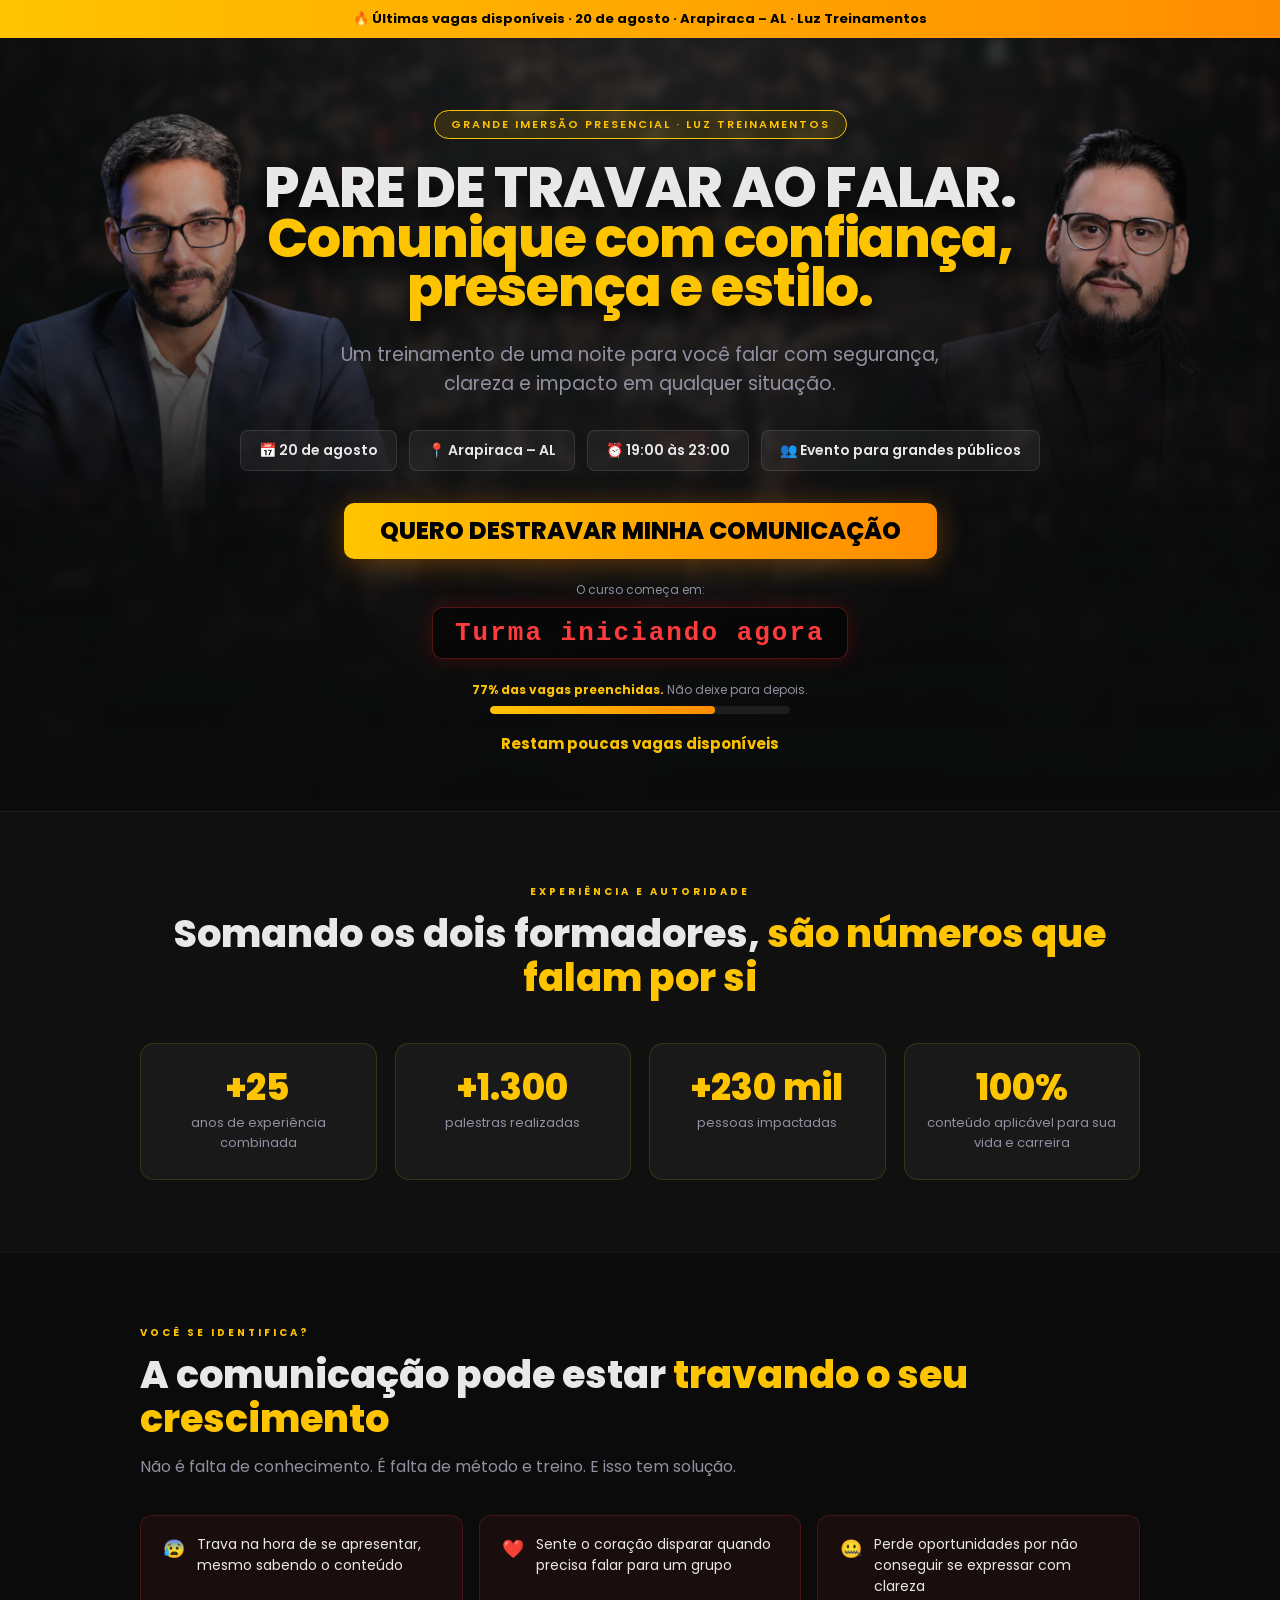
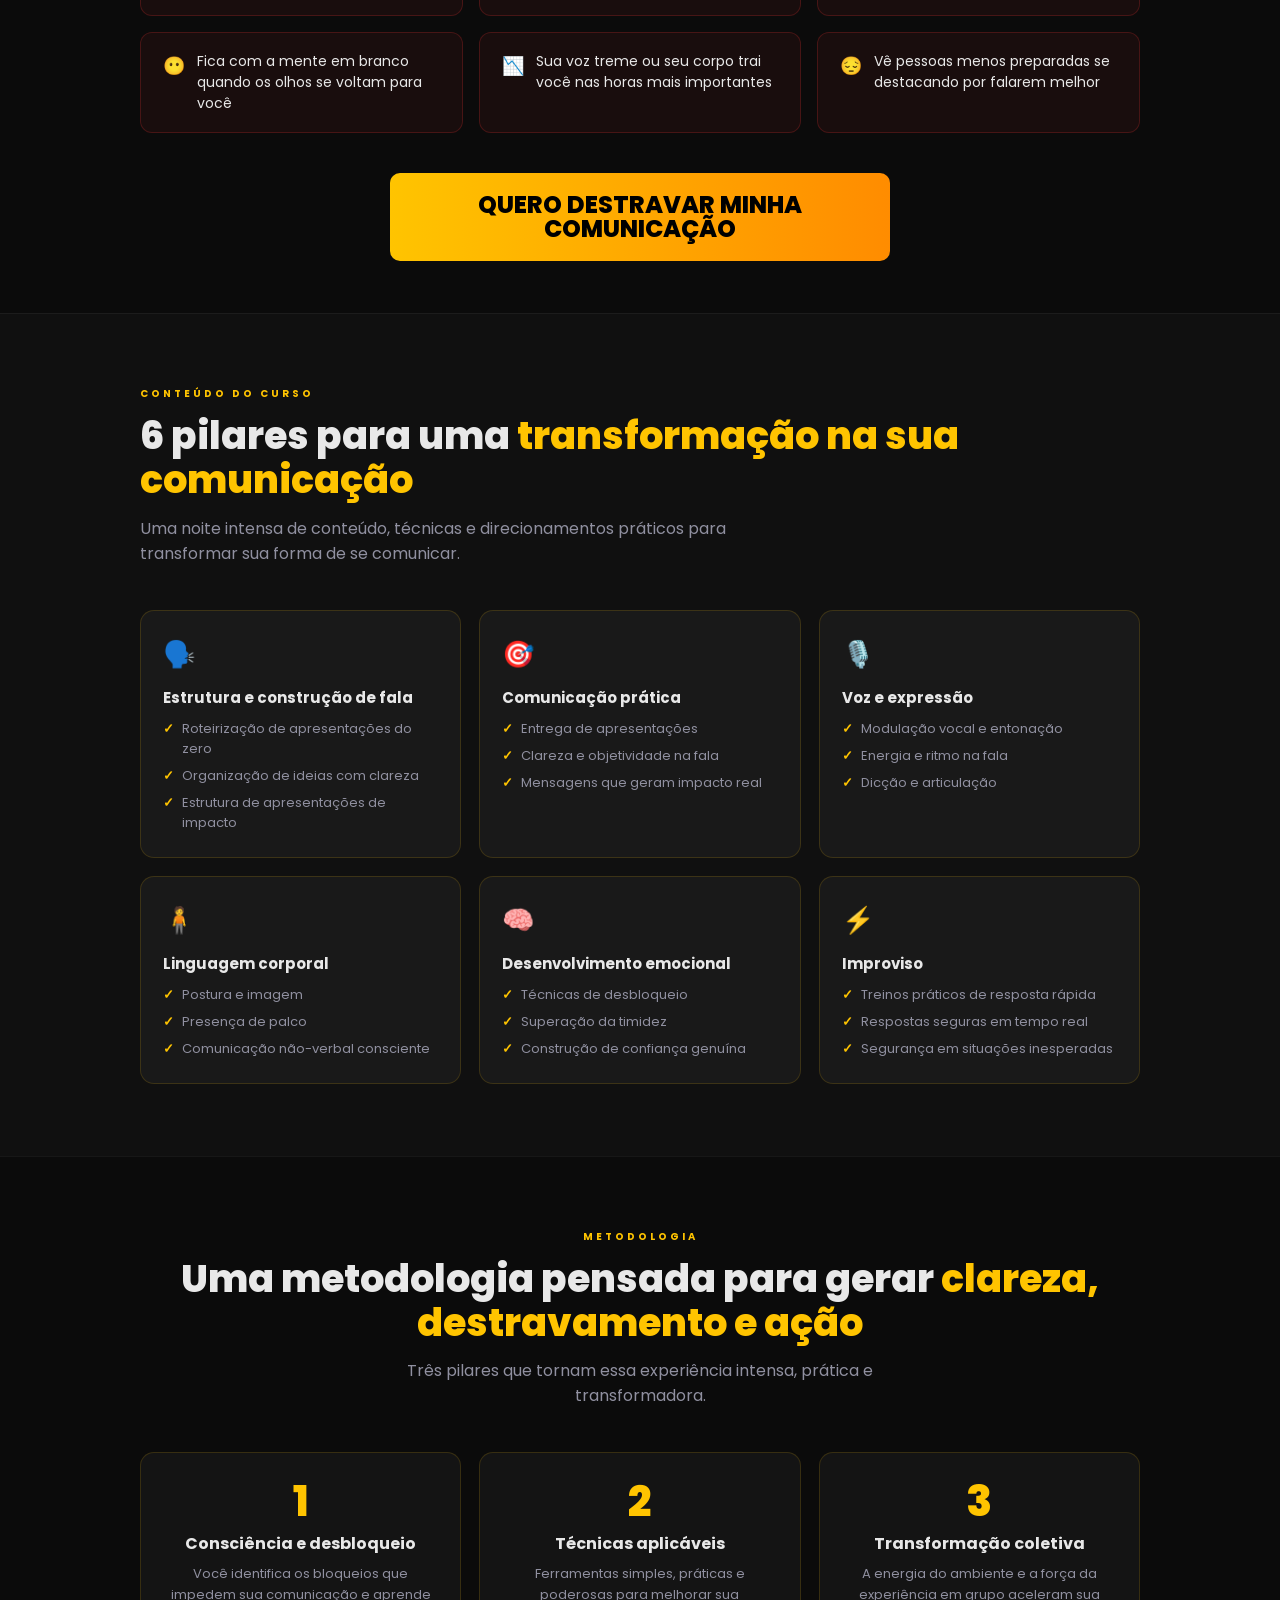
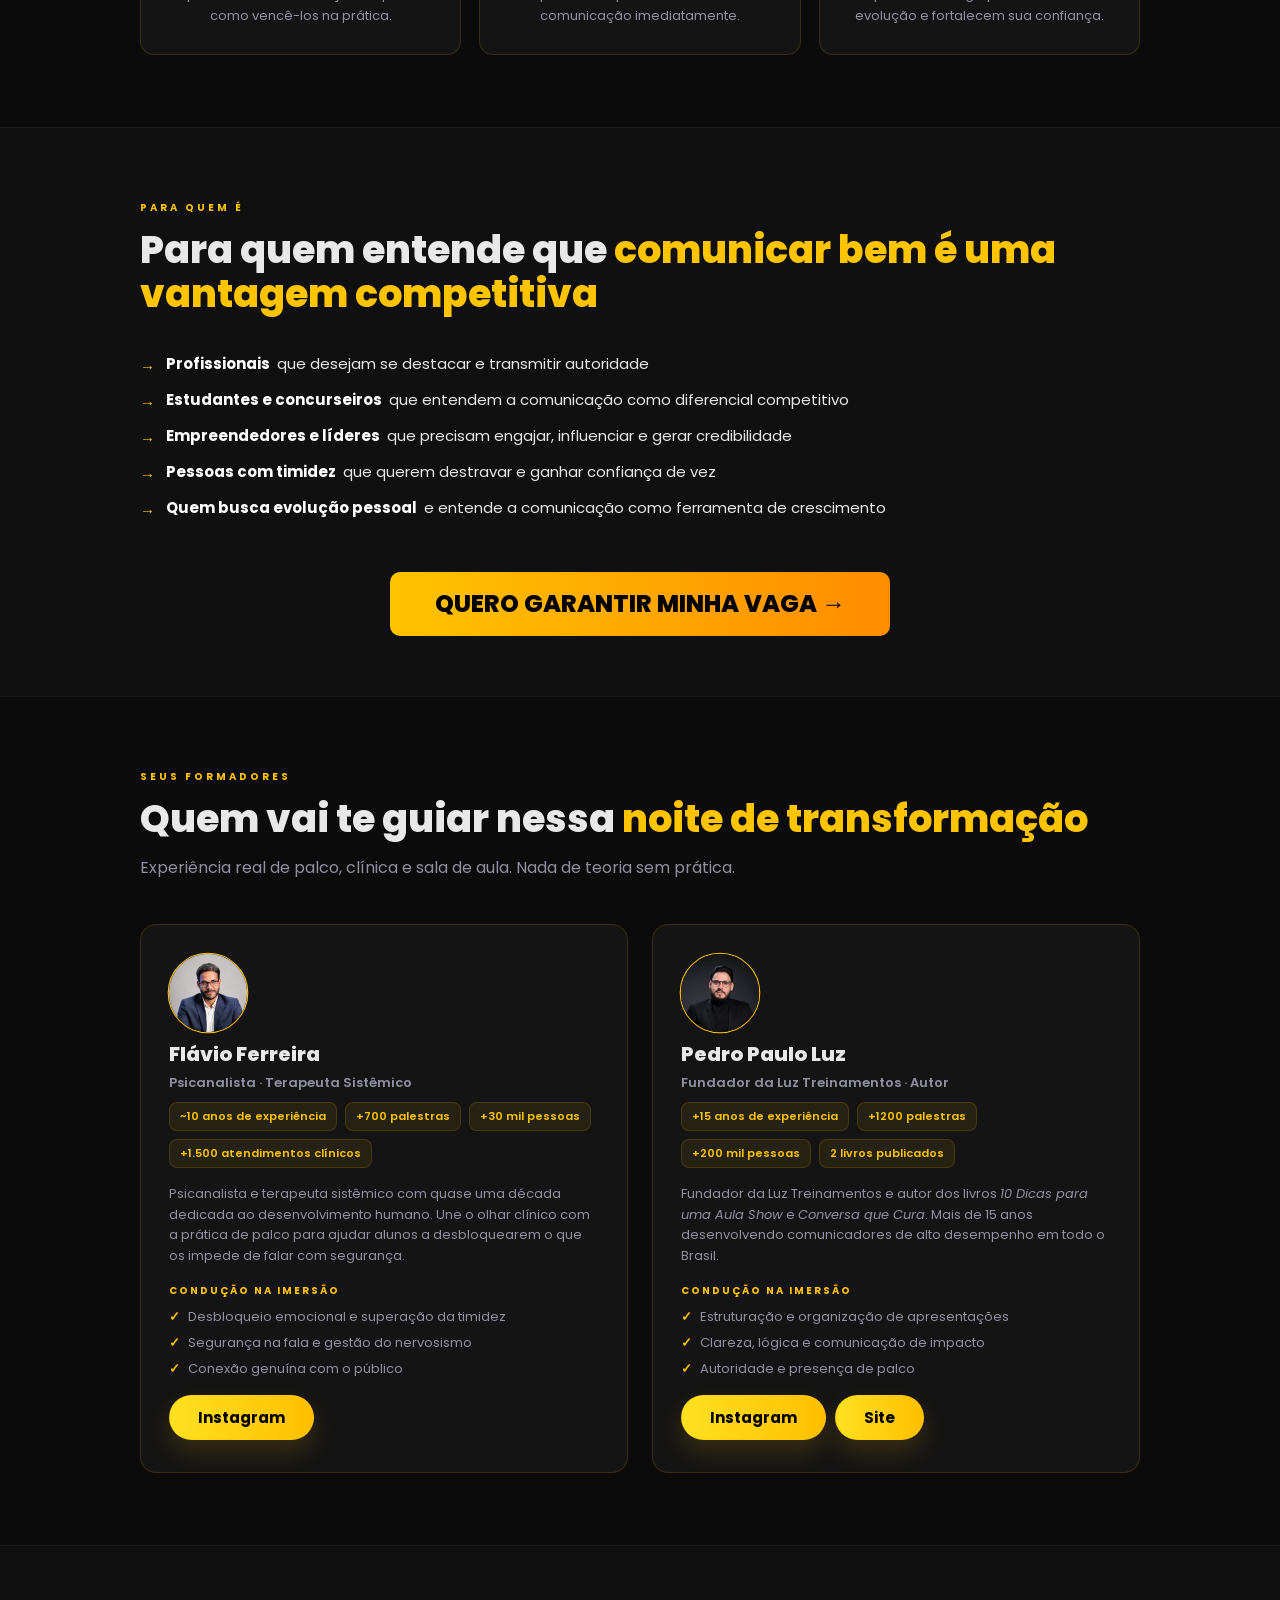
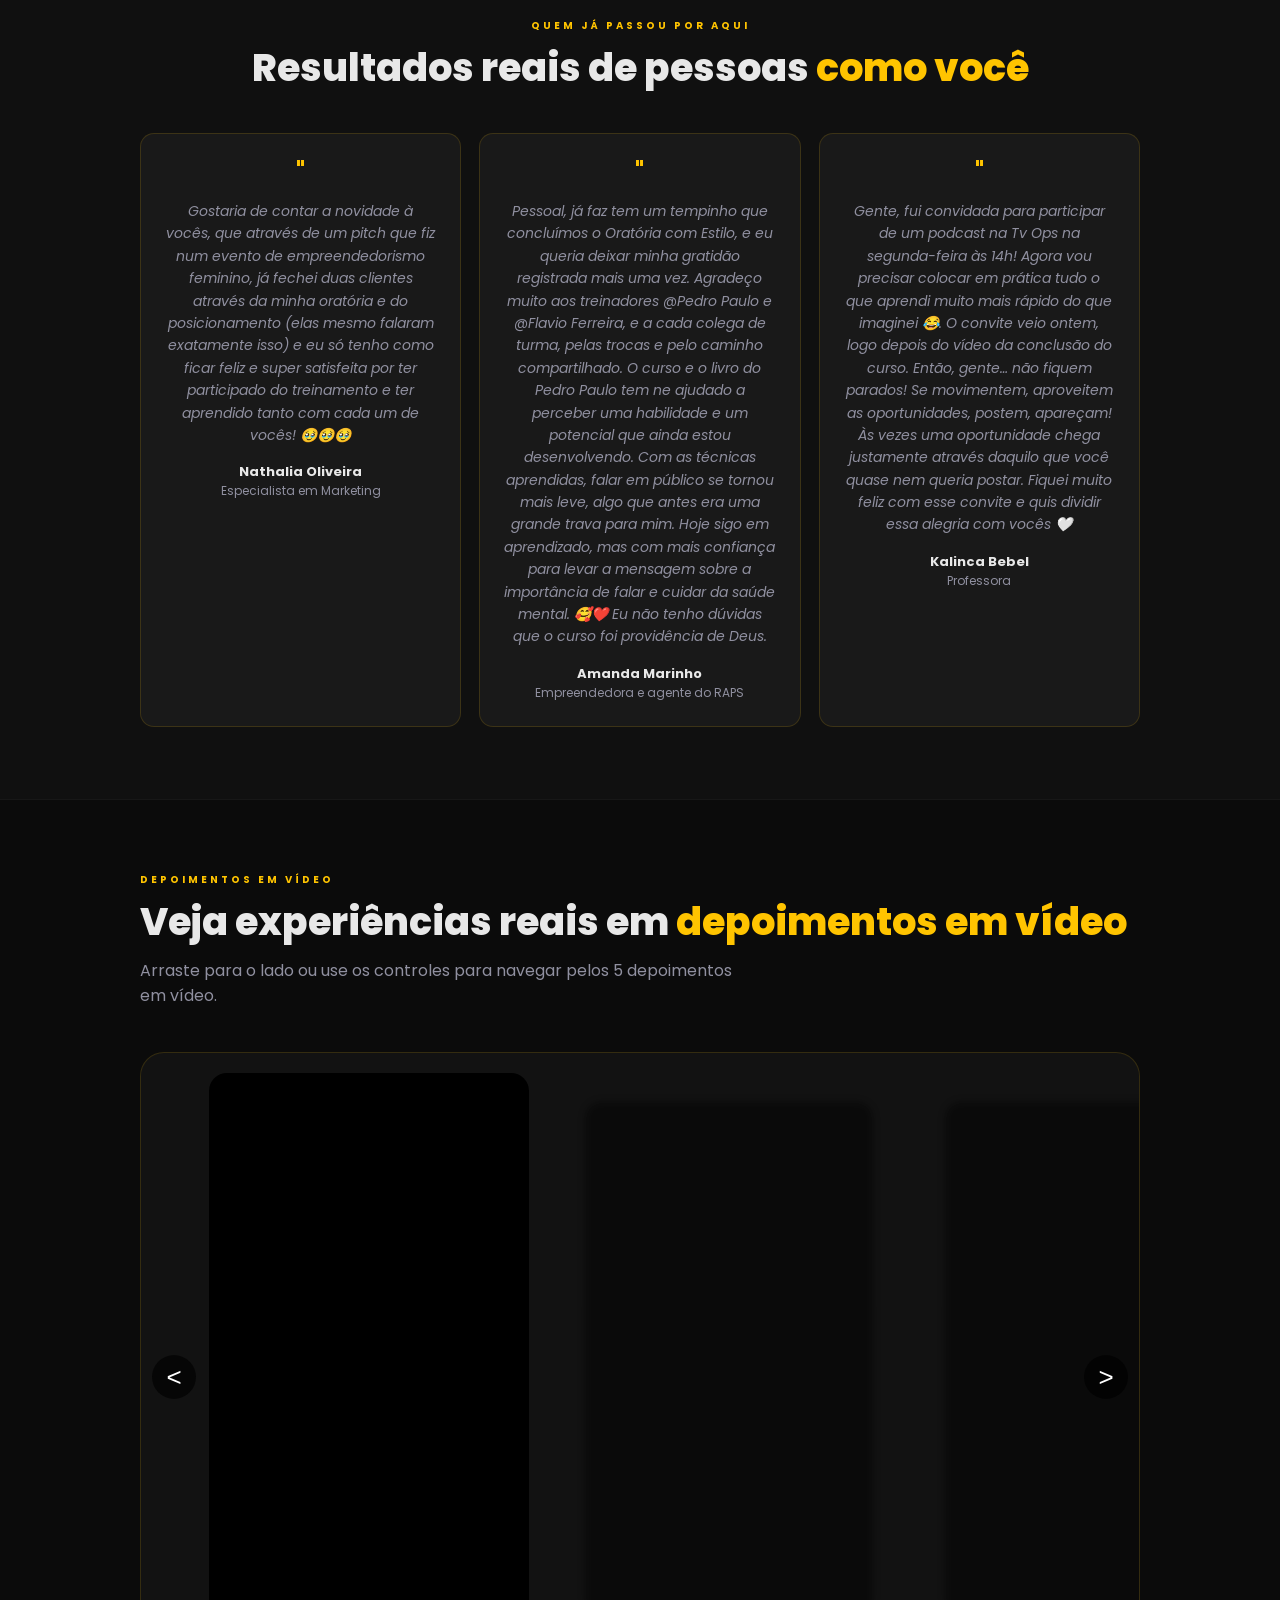
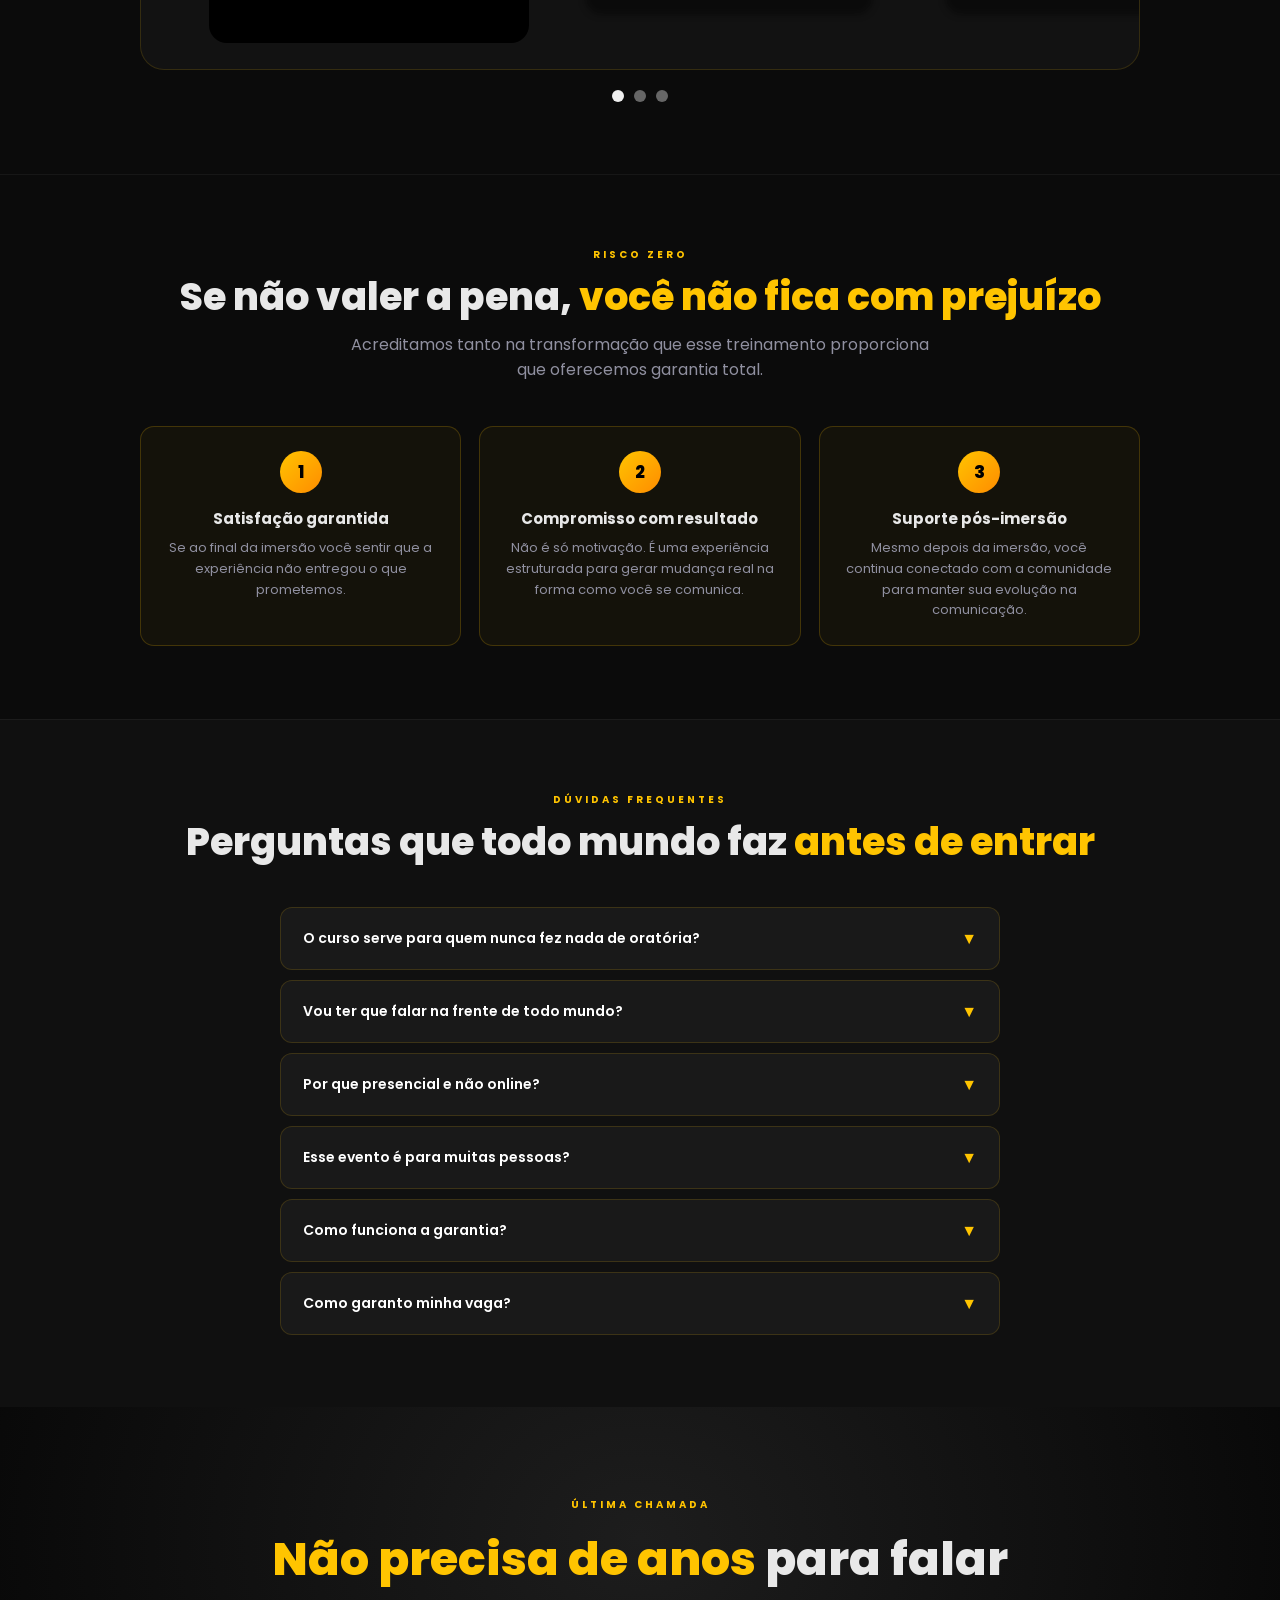
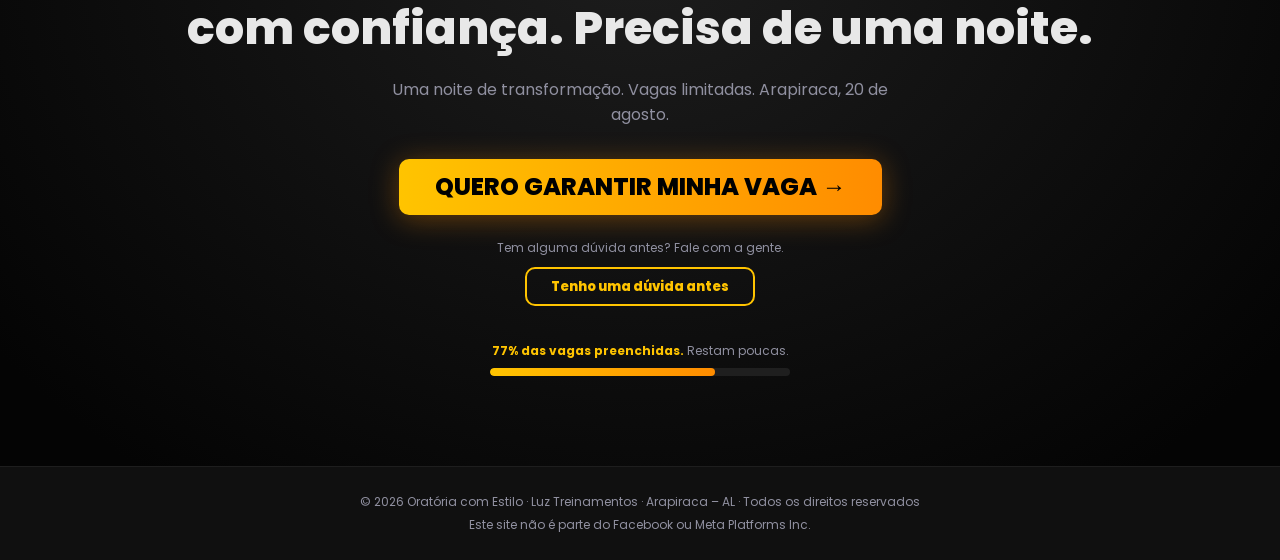
<file: index.html>
<!DOCTYPE html>
<html lang="pt-br">
<head>
<meta charset="UTF-8">
<meta name="viewport" content="width=device-width,initial-scale=1">
<title>Oratória com Estilo</title>
<link href="https://fonts.googleapis.com/css2?family=Poppins:wght@400;600;700;800&display=swap" rel="stylesheet">
<link rel="stylesheet" href="style.css">
</head>
<body>

<div class="urg">🔥 Últimas vagas disponíveis · 20 de agosto · Arapiraca – AL · Luz Treinamentos</div>

<!-- HERO -->
<section class="hero">
<div class="hero-bg"></div>
  
  <img src="img/flavioofbg.png" class="bg-img bg-left" alt="Flávio ferreira">
  <img src="img/pedroofbg.png" class="bg-img bg-right" alt="Pedro Paulo Luz">
<div class="wrap">
<div class="badge">Grande Imersão Presencial · Luz Treinamentos</div>
  <h1>PARE DE TRAVAR AO FALAR.</h1><br><h2><span class="gold">Comunique com confiança,<br>presença e estilo.</span></h2>
  <p class="sub">Um treinamento de uma noite para você falar com segurança, clareza e impacto em qualquer situação.</p>
  <div class="hinfo">
    <div class="hitem">📅 20 de agosto</div>
    <div class="hitem">📍 Arapiraca – AL</div>
    <div class="hitem">⏰ 19:00 às 23:00</div>
    <div class="hitem">👥 Evento para grandes públicos</div>
  </div>
  <a href="#form" class="btn">QUERO DESTRAVAR MINHA COMUNICAÇÃO</a>
  <p class="cdl">O curso começa em:</p>
  <div id="cd">--d : --h : --m</div>
  <div class="vw">
    <p class="vt"><span class="vp">77% das vagas preenchidas.</span> Não deixe para depois.</p>
    <div class="vbo"><div class="vbi"></div></div>
  </div>
</div>

</section>

<!-- NÚMEROS -->
<section class="sec">
<div class="wrap c">
  <p class="sl">Experiência e autoridade</p>
  <h2 class="st">Somando os dois formadores, <span class="gold">são números que falam por si</span></h2>
  <div class="sg">
    <div class="sc"><div class="n">+25</div><div class="d">anos de experiência combinada</div></div>
    <div class="sc"><div class="n">+1.300</div><div class="d">palestras realizadas</div></div>
    <div class="sc"><div class="n">+230 mil</div><div class="d">pessoas impactadas</div></div>
    <div class="sc"><div class="n">100%</div><div class="d">conteúdo aplicável para sua vida e carreira</div></div>
  </div>
</div>
</section>

<!-- PROBLEMA -->
<section class="sec pb">
<div class="wrap">
  <p class="sl">Você se identifica?</p>
  <h2 class="st">A comunicação pode estar <span class="gold">travando o seu crescimento</span></h2>
  <p class="ss">Não é falta de conhecimento. É falta de método e treino. E isso tem solução.</p>
  <ul class="pl">
    <li><span class="ic">😰</span>Trava na hora de se apresentar, mesmo sabendo o conteúdo</li>
    <li><span class="ic">❤️</span>Sente o coração disparar quando precisa falar para um grupo</li>
    <li><span class="ic">🤐</span>Perde oportunidades por não conseguir se expressar com clareza</li>
    <li><span class="ic">😶</span>Fica com a mente em branco quando os olhos se voltam para você</li>
    <li><span class="ic">📉</span>Sua voz treme ou seu corpo trai você nas horas mais importantes</li>
    <li><span class="ic">😔</span>Vê pessoas menos preparadas se destacando por falarem melhor</li>
  </ul>
</div>
<a href="garantindo vaga/index.html" class="btn-meio" id="cb1">QUERO DESTRAVAR MINHA COMUNICAÇÃO</a>
</section>


<!-- CONTEÚDO -->
<section class="sec">
<div class="wrap">
  <p class="sl">Conteúdo do curso</p>
  <h2 class="st">6 pilares para uma <span class="gold">transformação na sua comunicação</span></h2>
  <p class="ss">Uma noite intensa de conteúdo, técnicas e direcionamentos práticos para transformar sua forma de se comunicar.</p>
  <div class="modg">
    <div class="modc"><div class="modi">🗣️</div><h4>Estrutura e construção de fala</h4><ul><li>Roteirização de apresentações do zero</li><li>Organização de ideias com clareza</li><li>Estrutura de apresentações de impacto</li></ul></div>
    <div class="modc"><div class="modi">🎯</div><h4>Comunicação prática</h4><ul><li>Entrega de apresentações</li><li>Clareza e objetividade na fala</li><li>Mensagens que geram impacto real</li></ul></div>
    <div class="modc"><div class="modi">🎙️</div><h4>Voz e expressão</h4><ul><li>Modulação vocal e entonação</li><li>Energia e ritmo na fala</li><li>Dicção e articulação</li></ul></div>
    <div class="modc"><div class="modi">🧍</div><h4>Linguagem corporal</h4><ul><li>Postura e imagem</li><li>Presença de palco</li><li>Comunicação não-verbal consciente</li></ul></div>
    <div class="modc"><div class="modi">🧠</div><h4>Desenvolvimento emocional</h4><ul><li>Técnicas de desbloqueio</li><li>Superação da timidez</li><li>Construção de confiança genuína</li></ul></div>
    <div class="modc"><div class="modi">⚡</div><h4>Improviso</h4><ul><li>Treinos práticos de resposta rápida</li><li>Respostas seguras em tempo real</li><li>Segurança em situações inesperadas</li></ul></div>
  </div>
</div>
</section>

<!-- METODOLOGIA -->
<section class="sec pb">
<div class="wrap c">
  <p class="sl">Metodologia</p>
<h2 class="st">Uma metodologia pensada para gerar <span class="gold">clareza, destravamento e ação</span></h2>
<p class="ss" style="margin:0 auto">Três pilares que tornam essa experiência intensa, prática e transformadora.</p>
  <div class="pilg">
    <div class="pilc"><div class="piln">1</div><h4>Consciência e desbloqueio</h4>
<p>Você identifica os bloqueios que impedem sua comunicação e aprende como vencê-los na prática.</p></div>
    <div class="pilc"><div class="piln">2</div><h4>Técnicas aplicáveis</h4>
<p>Ferramentas simples, práticas e poderosas para melhorar sua comunicação imediatamente.</p></div>
    <div class="pilc"><div class="piln">3</div><h4>Transformação coletiva</h4>
<p>A energia do ambiente e a força da experiência em grupo aceleram sua evolução e fortalecem sua confiança.</p></div>
  </div>
</div>
</section>

<!-- PARA QUEM -->
<section class="sec">
<div class="wrap">
  <p class="sl">Para quem é</p>
  <h2 class="st">Para quem entende que <span class="gold">comunicar bem é uma vantagem competitiva</span></h2>
  <ul class="fl">
    <li><strong>Profissionais</strong> que desejam se destacar e transmitir autoridade</li>
    <li><strong>Estudantes e concurseiros</strong> que entendem a comunicação como diferencial competitivo</li>
    <li><strong>Empreendedores e líderes</strong> que precisam engajar, influenciar e gerar credibilidade</li>
    <li><strong>Pessoas com timidez</strong> que querem destravar e ganhar confiança de vez</li>
    <li><strong>Quem busca evolução pessoal</strong> e entende a comunicação como ferramenta de crescimento</li>
  </ul>
</div>
</section>
 <a href="garantindo vaga/index.html" class="btn-mei" id="cb1">QUERO GARANTIR MINHA VAGA →</a>

<!-- FORMADORES -->
<section class="sec pb">
<div class="wrap">
  <p class="sl">Seus formadores</p>
  <h2 class="st">Quem vai te guiar nessa <span class="gold">noite de transformação</span></h2>
  <p class="ss">Experiência real de palco, clínica e sala de aula. Nada de teoria sem prática.</p>
  <div class="formg">
    <div class="formc">
      <div class="form-avatar">
        <img class="form-avatar-img" src="img/flavio.png" alt="Foto de Fávio Ferreira">
      </div>
      <h3>Flávio Ferreira</h3>
      <p class="form-sub">Psicanalista · Terapeuta Sistêmico</p>
      <div class="form-stats">
        <span class="fst">~10 anos de experiência</span>
        <span class="fst">+700 palestras</span>
        <span class="fst">+30 mil pessoas</span>
        <span class="fst">+1.500 atendimentos clínicos</span>
      </div>
      <p>Psicanalista e terapeuta sistêmico com quase uma década dedicada ao desenvolvimento humano. Une o olhar clínico com a prática de palco para ajudar alunos a desbloquearem o que os impede de falar com segurança.</p>
      <div class="form-atua">
        <p class="form-atua-label">Condução na imersão</p>
        <ul>
          <li>Desbloqueio emocional e superação da timidez</li>
          <li>Segurança na fala e gestão do nervosismo</li>
          <li>Conexão genuína com o público</li>
        </ul>
      </div>
      <a href="https://www.instagram.com/flavioferreira.oficial/" target="_blank" class="form-ig">Instagram</a>
    </div>
    <div class="formc">
      <div class="form-avatar">
        <img class="form-avatar-img" src="img/pedro.png" alt="Foto de Pedro Paulo Luz">
      </div>
      <h3>Pedro Paulo Luz</h3>
      <p class="form-sub">Fundador da Luz Treinamentos · Autor</p>
      <div class="form-stats">
        <span class="fst">+15 anos de experiência</span>
        <span class="fst">+1200 palestras</span>
        <span class="fst">+200 mil pessoas</span>
        <span class="fst">2 livros publicados</span>
      </div>
      <p>Fundador da Luz Treinamentos e autor dos livros <em>10 Dicas para uma Aula Show</em> e <em>Conversa que Cura</em>. Mais de 15 anos desenvolvendo comunicadores de alto desempenho em todo o Brasil.</p>
      <div class="form-atua">
        <p class="form-atua-label">Condução na imersão</p>
        <ul>
          <li>Estruturação e organização de apresentações</li>
          <li>Clareza, lógica e comunicação de impacto</li>
          <li>Autoridade e presença de palco</li>
        </ul>
      </div>
      <a href="https://www.instagram.com/pedropauloluzoficial/" target="_blank" class="form-ig">Instagram</a>
      <a style="margin-left: 5px;" href="https://pedropauloluz.com.br" target="_blank" class="form-ig">Site</a>
    </div>
  </div>
</div>
</section>

<!-- DEPOIMENTOS -->
<section class="sec">
<div class="wrap c">
  <p class="sl">Quem já passou por aqui</p>
  <h2 class="st">Resultados reais de pessoas <span class="gold">como você</span></h2>
  <div class="tg">
    <div class="tc"><div class="tq">"</div><p class="tt">Gostaria de contar a novidade à vocês, que através de um pitch que fiz num evento de empreendedorismo feminino, já fechei duas clientes através da minha oratória e do posicionamento (elas mesmo falaram exatamente isso) e eu só tenho como ficar feliz e super satisfeita por ter participado do treinamento e ter aprendido tanto com cada um de vocês! 🥹🥹🥹</p><p class="tn">Nathalia Oliveira</p><p class="tro">Especialista em Marketing</p></div>
    <div class="tc"><div class="tq">"</div><p class="tt">Pessoal, já faz tem um tempinho que concluímos o Oratória com Estilo, e eu queria deixar minha gratidão registrada mais uma vez. Agradeço muito aos treinadores @Pedro Paulo e @Flavio Ferreira, e a cada colega de turma, pelas trocas e pelo caminho compartilhado. O curso e o livro do Pedro Paulo tem ne ajudado a perceber uma habilidade e um potencial que ainda estou desenvolvendo. Com as técnicas aprendidas, falar em público se tornou mais leve, algo que antes era uma grande trava para mim. Hoje sigo em aprendizado, mas com mais confiança para levar a mensagem sobre a importância de falar e cuidar da saúde mental. 🥰❤️ Eu não tenho dúvidas que o curso foi providência de Deus.</p><p class="tn">Amanda Marinho</p><p class="tro">Empreendedora e agente do RAPS</p></div>
    <div class="tc"><div class="tq">"</div><p class="tt">Gente, fui convidada para participar de um podcast na Tv Ops na segunda-feira às 14h! Agora vou precisar colocar em prática tudo o que aprendi muito mais rápido do que imaginei 😂. O convite veio ontem, logo depois do vídeo da conclusão do curso. Então, gente… não fiquem parados! Se movimentem, aproveitem as oportunidades, postem, apareçam! Às vezes uma oportunidade chega justamente através daquilo que você quase nem queria postar. Fiquei muito feliz com esse convite e quis dividir essa alegria com vocês 🤍</p><p class="tn">Kalinca Bebel</p><p class="tro">Professora</p></div>
  </div>
</div>
</section>

<!-- VÍDEOS DE DEPOIMENTOS -->
<section class="sec pb">
<div class="wrap">
  <p class="sl">Depoimentos em vídeo</p>
  <h2 class="st">Veja experiências reais em <span class="gold">depoimentos em vídeo</span></h2>
  <p class="ss">Arraste para o lado ou use os controles para navegar pelos 5 depoimentos em vídeo.</p>
  <div class="carousel" aria-label="Carrossel de depoimentos em vídeo">
    <button class="carousel-control prev" type="button" aria-label="Depoimento anterior"><</button>
    <div class="carousel-track-wrapper">
      <div class="carousel-track">
        <div class="carousel-item">
          <iframe width="1920" height="570" src="https://www.youtube.com/embed/f4vSWi-I3EE?rel=0" title="Depoimento em vídeo" loading="lazy" allow="accelerometer; autoplay; clipboard-write; encrypted-media; gyroscope; picture-in-picture; web-share" allowfullscreen></iframe>
          <div class="carousel-caption">
            <strong></strong>
            <span></span>
          </div>
        </div>
        <div class="carousel-item">
          <iframe width="1920" height="570" src="https://www.youtube.com/embed/EGTrmMVWuHc?rel=0" title="Depoimento em vídeos" loading="lazy" allow="accelerometer; autoplay; clipboard-write; encrypted-media; gyroscope; picture-in-picture; web-share" allowfullscreen></iframe>
          <div class="carousel-caption">
            <strong></strong>
            <span></span>
          </div>
        </div>
        <div class="carousel-item">
          <iframe width="1920" height="570" src="https://www.youtube.com/embed/qdr9NoqgUyU?rel=0" title="Depoimento em vídeo" loading="lazy" allow="accelerometer; autoplay; clipboard-write; encrypted-media; gyroscope; picture-in-picture; web-share" allowfullscreen></iframe>
          <div class="carousel-caption">
            <strong></strong>
            <span></span>
          </div>
        </div>
      </div>
    </div>
    <button class="carousel-control next" type="button" aria-label="Próximo depoimento">></button>
    <div class="carousel-indicators"></div>
  </div>
</div>
</section>

<!-- GARANTIA -->
<section class="sec pb">
<div class="wrap c">
  <p class="sl">Risco zero</p>
  <h2 class="st">Se não valer a pena, <span class="gold">você não fica com prejuízo</span></h2>
  <p class="ss" style="margin:0 auto">Acreditamos tanto na transformação que esse treinamento proporciona que oferecemos garantia total.</p>
  <div class="gg">
    <div class="gc"><div class="gn">1</div><h4>Satisfação garantida</h4><p>Se ao final da imersão você sentir que a experiência não entregou o que prometemos.</p></div>
    <div class="gc"><div class="gn">2</div><h4>Compromisso com resultado</h4><p>Não é só motivação. É uma experiência estruturada para gerar mudança real na forma como você se comunica.</p></div>
    <div class="gc"><div class="gn">3</div><h4>Suporte pós-imersão</h4><p>Mesmo depois da imersão, você continua conectado com a comunidade para manter sua evolução na comunicação.</p></div>
  </div>
</div>
</section>

<!-- FAQ -->
<section class="sec">
<div class="wrap c">
  <p class="sl">Dúvidas frequentes</p>
  <h2 class="st">Perguntas que todo mundo faz <span class="gold">antes de entrar</span></h2>
  <div class="faq-l">
    <div class="fi"><button class="fq">O curso serve para quem nunca fez nada de oratória? <span class="ar">▼</span></button><div class="fa">Sim. A imersão foi pensada tanto para iniciantes quanto para quem já fala, mas quer elevar seu nível de comunicação.</div></div>
    <div class="fi"><button class="fq">Vou ter que falar na frente de todo mundo? <span class="ar">▼</span></button><div class="fa">Não obrigatoriamente. A experiência é construída para respeitar seu tempo, mas você será constantemente estimulado a sair da zona de conforto.</div></div>
    <div class="fi"><button class="fq">Por que presencial e não online? <span class="ar">▼</span></button><div class="fa">Oratória se aprende fazendo, não assistindo. O presencial permite prática real, feedback imediato e a energia do grupo — que faz toda a diferença no processo de transformação.</div></div>
    <div class="fi"><button class="fq">Esse evento é para muitas pessoas? <span class="ar">▼</span></button><div class="fa">Sim. Essa edição foi pensada em formato de grande imersão para impactar mais pessoas de uma só vez, sem perder profundidade e qualidade.</div></div>
    <div class="fi"><button class="fq">Como funciona a garantia? <span class="ar">▼</span></button><div class="fa">Se ao final da noite você sentir que a experiência não entregou valor real para você, basta falar com nossa equipe.</div></div>
    <div class="fi"><button class="fq">Como garanto minha vaga? <span class="ar">▼</span></button><div class="fa">Clique no botão abaixo para ser direcionado ao WhatsApp. Nossa equipe vai tirar todas as suas dúvidas e confirmar sua inscrição em minutos.</div></div>
  </div>
</div>
</section>

<!-- CTA FINAL -->
<section class="ctaf" id="form">
<div class="wrap">
  <p class="sl c">Última chamada</p>
  <h2><span class="gold">Não precisa de anos</span> para falar<br>com confiança. Precisa de uma noite.</h2>
  <p class="sub2">Uma noite de transformação. Vagas limitadas. Arapiraca, 20 de agosto.</p>
  <a href="garantindo vaga/index.html" class="btn" id="cb1">QUERO GARANTIR MINHA VAGA →</a>
  <div style="margin-top:24px">
    <p style="font-size:12px;color:var(--m)">Tem alguma dúvida antes? Fale com a gente.</p>
    <a href="https://wa.me/5582999036361" class="btn bto" id="cb2" style="margin-top:10px">Tenho uma dúvida antes</a>
  </div>
  <div style="margin-top:36px">
    <p class="vt"><span class="vp">77% das vagas preenchidas.</span> Restam poucas.</p>
    <div class="vbo" style="margin-top:8px"><div class="vbi"></div></div>
  </div>
</div>
</section>

<footer>
<div class="wrap">
  <p>© 2026 Oratória com Estilo · Luz Treinamentos · Arapiraca – AL · Todos os direitos reservados</p>
  <p style="margin-top:5px">Este site não é parte do Facebook ou Meta Platforms Inc.</p>
</div>
</footer> 

<script src="script.js"></script>
</body>
</html>
</file>
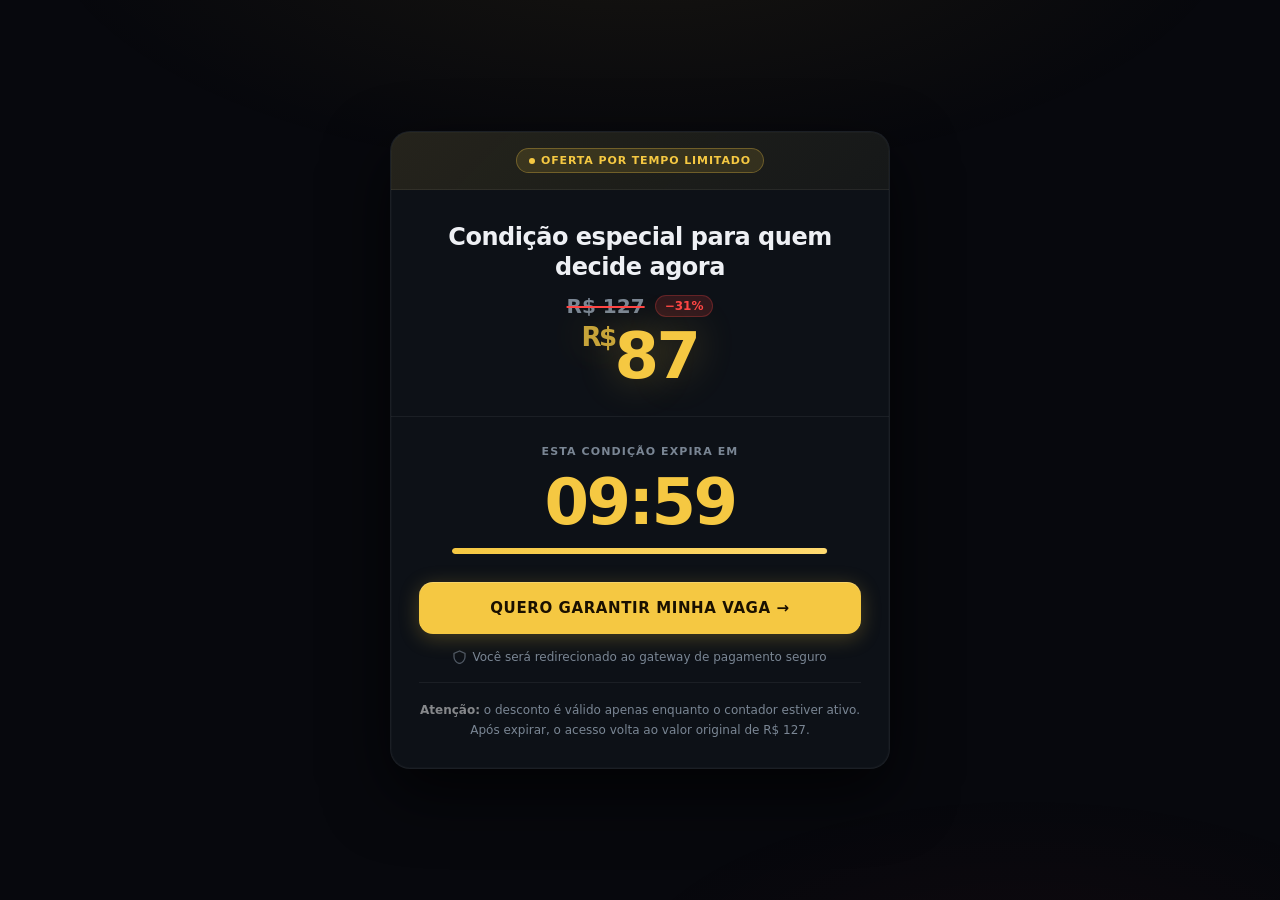
<file: garantindo vaga/index.html>
<!doctype html>
<html lang="pt-BR">
<head>
  <meta charset="utf-8">
  <meta name="viewport" content="width=device-width,initial-scale=1">
  <title>Condição Especial — Garanta sua vaga</title>
  <link rel="stylesheet" href="style.css">
</head>
<body>
  <div class="wrap">
    <div class="card">

      <div class="card-top">
        <div class="badge">
          <span class="badge-dot"></span>
          Oferta por tempo limitado
        </div>
      </div>

      <div class="card-body">
        <h1>Condição especial para quem decide agora</h1>

        <div class="price-block">
          <div class="price-top-row">
            <span class="price-old">R$&nbsp;127</span>
            <span class="price-saving">−31%</span>
          </div>
          <span class="price-new"><sup>R$</sup>87</span>
        </div>

        <div class="divider"></div>

        <div class="timer-label">Esta condição expira em</div>

        <div class="count-wrap">
          <div id="countdown" class="count">10:00</div>
          <div class="progress-track" aria-hidden="true">
            <div id="progressFill" class="progress-fill"></div>
          </div>
        </div>

        <div class="cta-wrap">
          <a id="buyNow" class="cta" href="https://example.com/checkout" target="_blank" rel="noopener">
            Quero garantir minha vaga →
          </a>
        </div>

        <div class="secure-row">
          <svg width="13" height="14" viewBox="0 0 13 14" fill="none" xmlns="http://www.w3.org/2000/svg">
            <path d="M6.5 1L1 3.5V7C1 10.0625 3.4375 12.9375 6.5 13.5C9.5625 12.9375 12 10.0625 12 7V3.5L6.5 1Z" stroke="currentColor" stroke-width="1.3" fill="none"/>
          </svg>
          Você será redirecionado ao gateway de pagamento seguro
        </div>

        <p class="note">
          <strong>Atenção:</strong> o desconto é válido apenas enquanto o contador estiver ativo.
          Após expirar, o acesso volta ao valor original de R$&nbsp;127.
        </p>
      </div>

    </div>
  </div>

  <script src="script.js"></script>
</body>
</html>
</file>
<file: style.css>
@import url('https://fonts.googleapis.com/css2?family=Poppins:wght@400;600;700;800&display=swap');

*, *::before, *::after {
  margin: 0;
  padding: 0;
  box-sizing: border-box;
}

:root {
  --g: #ffc400;
  --g2: #ff8c00;
  --bg: rgb(16, 16, 16);
  --bg2: #0b0b0b;
  --t: #e8e8e8;
  --m: #9090a0;
  --card: rgba(255, 255, 255, 0.04);
  --cb: rgba(255, 196, 0, 0.15);
}

html { scroll-behavior: smooth; }

body {
  font-family: 'Poppins', sans-serif;
  background: var(--bg);
  color: var(--t);
  overflow-x: hidden;
  font-size: 15px;
}

.wrap {
  max-width: 1040px;
  margin: auto;
  padding: 0 20px;
}

.gold { color: var(--g); 

}
.c { text-align: center; }

/* ── BARRA URGÊNCIA ── */
.urg {
  background: linear-gradient(90deg, var(--g), var(--g2));
  color: #000000;
  text-align: center;
  padding: 9px 16px;
  font-weight: 700;
  font-size: 13px;
}

/* ── HERO ── */
.hero {
    position: relative;
    overflow: hidden;

    background: radial-gradient(
        ellipse at 50% 0%,
        #1f1f1f 0%,
        #0b0b0b 65%
    );

    padding: 72px 0 56px;
    text-align: center;
    min-height: 80vh;
}

/* Fundo da multidão */
.hero-bg{
    position: absolute;
    inset: 0;

    background: url(img/bg.jpg) center center / cover no-repeat;

    opacity: 0.18;
    filter: blur(5px);

    mask-image: linear-gradient(
        to top,
        transparent 0%,
        rgba(0,0,0,.2) 20%,
        rgba(0,0,0,.6) 50%,
        black 100%
    );

    -webkit-mask-image: linear-gradient(
        to top,
        transparent 0%,
        rgba(0,0,0,.2) 20%,
        rgba(0,0,0,.6) 50%,
        black 100%
    );

    z-index: 1;
}

/* Formadores */
.bg-img{
    position: absolute;
    top: 0;
    scale: 1.42;
    margin: 10vh;

    width: clamp(280px, 25vw, 520px);

    opacity: 0;
    z-index: 2;

    filter: blur(12px);

    mask-image: linear-gradient(
        to top,
        transparent 0%,
        rgba(0,0,0,.2) 20%,
        rgba(0,0,0,.6) 50%,
        black 100%
    );

    -webkit-mask-image: linear-gradient(
        to top,
        transparent 0%,
        rgba(0,0,0,.2) 20%,
        rgba(0,0,0,.6) 50%,
        black 100%
    );

    animation: revealHero 2s cubic-bezier(.22,1,.36,1) forwards;
}

.bg-left{
    left: -80px;
}

.bg-right{
    right: -80px;
}

/* Conteúdo */
.hero .wrap{
    position: relative;
    z-index: 3;
}

/* Animação */
@keyframes revealHero{
    0%{
        opacity: 0;
        filter: blur(12px);
        transform: translateY(40px) scale(.92);
    }

    100%{
        opacity: .92;
        filter: blur(0);
        transform: translateY(0) scale(1);
    }
}

/* Tablet */
@media (max-width: 1024px){

    .bg-img{
        width: 340px;
        opacity: .65;
    }

    .bg-left{
        left: -120px;
    }

    .bg-right{
        right: -120px;
    }

    .hero{
        min-height: auto;
    }
}

/* Celular */
@media (max-width: 768px){

    .hero{
        padding: 90px 20px 60px;
        min-height: auto;
    }

    .hero-bg{
        opacity: .22;
        filter: blur(3px);
    }

    /* Esconde os formadores no mobile */
    .bg-img{
        display: none;
    }
}

.badge {
  display: inline-block;
  background: rgba(255, 196, 0, 0.12);
  border: 1px solid var(--g);
  color: var(--g);
  font-size: 11px;
  font-weight: 600;
  letter-spacing: 2px;
  text-transform: uppercase;
  padding: 5px 16px;
  border-radius: 50px;
  margin-bottom: 24px;
}

.hero h1 {
  font-size: clamp(28px, 5vw, 56px);
  font-weight: 800; 
  line-height: 0.90;
  letter-spacing: -0.02em;
  max-width: 820px;
  margin: 0 auto 18px;
  text-shadow: #000000 0px 10px 20px;
}
.hero h2 {
  font-size: clamp(27px, 4.8vw, 54px);
  font-weight: 800;
  line-height: 0.90;
  letter-spacing: -0.02em;
  max-width: 820px;
  margin: 0 auto 18px;
  text-shadow: #000000 0px 10px 20px;
  margin-top: -40px;
  padding-bottom: 10px;
}

.hero .sub {
  font-size: clamp(15px, 2vw, 19px);
  color: var(--m);
  max-width: 600px;
  margin: 0 auto 32px;
}

.hinfo {
  display: flex;
  justify-content: center;
  flex-wrap: wrap;
  gap: 12px;
  margin-bottom: 32px;
}

.hitem {
  background: rgba(255, 255, 255, 0.05);
  border: 1px solid rgba(255, 255, 255, 0.1);
  border-radius: 8px;
  padding: 9px 18px;
  font-size: 14px;
  font-weight: 600;
}

/* ── BOTÃO ── */
.btn {
  display: inline-block;
  background: linear-gradient(90deg, var(--g), var(--g2));
  color: #000;
  font-weight: 800;
  font-size: 1.5rem;
  line-height: 1.0;
  padding: 16px 36px;
  border-radius: 10px;
  text-decoration: none;
  transition: transform 0.2s, box-shadow 0.2s;
  box-shadow: 0 4px 28px rgba(255, 140, 0, 0.35);
  cursor: pointer;
  border: none;
}

.btn:hover {
  transform: scale(1.04);
  box-shadow: 0 6px 36px rgba(255, 140, 0, 0.5);
}
.btn-mei {
 /* Alinhamento da caixa no meio da página */
  margin: -20px auto 60px auto; /* Cima, Direita (auto), Baixo, Esquerda (auto) */
  width: 500px;
  box-sizing: border-box;

  /* Alinhamento do texto dentro do botão */
  display: flex;
  justify-content: center;
  align-items: center;
  text-align: center;

  /* Design e Estilo */
  background: linear-gradient(90deg, var(--g), var(--g2));
  color: #000;
  font-weight: 800;
  font-size: 1.5rem;
  line-height: 1.0;
  padding: 20px 36px; /* Ajustado: 20px cima/baixo e 36px laterais */
  border-radius: 10px;
  text-decoration: none;
  border: none;
  cursor: pointer;

  
}

.btn-mei:hover {
  transform: scale(1.04);
  box-shadow: 0 6px 36px rgba(255, 140, 0, 0.5);
}
.btn-meio {
 /* Alinhamento da caixa no meio da página */
  margin: 40px auto -20px auto; /* Cima, Direita (auto), Baixo, Esquerda (auto) */
  width: 500px;
  box-sizing: border-box;

  /* Alinhamento do texto dentro do botão */
  display: flex;
  justify-content: center;
  align-items: center;
  text-align: center;

  /* Design e Estilo */
  background: linear-gradient(90deg, var(--g), var(--g2));
  color: #000;
  font-weight: 800;
  font-size: 1.5rem;
  line-height: 1.0;
  padding: 20px 36px; /* Ajustado: 20px cima/baixo e 36px laterais */
  border-radius: 10px;
  text-decoration: none;
  border: none;
  cursor: pointer;

}

.btn-meio:hover {
  transform: scale(1.04);
  box-shadow: 0 6px 36px rgba(255, 140, 0, 0.5);
}
.bto {
  background: transparent;
  border: 2px solid var(--g);
  color: var(--g);
  box-shadow: none;
  font-size: 13px;
  padding: 11px 24px;
}

.bto:hover { background: rgba(255, 196, 0, 0.08); }

/* ── CONTADOR ── */
#cd {
  display: inline-block;
  font-family: monospace;
  font-size: 26px;
  font-weight: 700;
  color: #ff3b3b;
  background: rgba(0, 0, 0, 0.5);
  border: 1px solid rgba(255, 59, 59, 0.3);
  padding: 10px 22px;
  border-radius: 10px;
  letter-spacing: 2px;
  box-shadow: 0 0 20px rgba(255, 0, 0, 0.2);
  animation: pu 1s ease-in-out infinite;
}

@keyframes pu {
  0%, 100% { opacity: 0.7; }
  50%       { opacity: 1; }
}

.cdl {
  font-size: 12px;
  color: var(--m);
  margin: 22px 0 8px;
}

/* ── ANIMAÇÃO DE ENTRADA GERAL ── */
.reveal {
  opacity: 0;
  transform: translateY(18px);
  transition: opacity 0.55s ease-out, transform 0.55s ease-out;
  will-change: opacity, transform;
}

.reveal.visible {
  opacity: 1;
  transform: translateY(0);
}

/* ── BARRA VAGAS ── */
.vw { margin-top: 22px; }
.vt { font-size: 12px; color: var(--m); }
.vp { color: var(--g); font-weight: 700; }

.vbo {
  background: rgba(255, 255, 255, 0.08);
  border-radius: 50px;
  height: 8px;
  max-width: 300px;
  margin: 7px auto 0;
  overflow: hidden;
}

.vbi {
  height: 100%;
  width: 75%;
  background: linear-gradient(90deg, var(--g), var(--g2));
  border-radius: 50px;
}

/* ── SEÇÕES ── */
.sec {
  padding: 72px 0;
  border-top: 1px solid rgba(255, 255, 255, 0.05);
  
}

.pb { background: var(--bg2);
 }

.sl {
  font-size: 10px;
  font-weight: 700;
  letter-spacing: 3px;
  text-transform: uppercase;
  color: var(--g);
  margin-bottom: 12px;
}

h2.st {
  font-size: clamp(24px, 3.5vw, 38px);
  font-weight: 800;
  line-height: 1.15;
  margin-bottom: 14px;
}

.ss {
  font-size: 16px;
  color: var(--m);
  max-width: 600px;
}

/* ── STATUS ── */
.sg {
  display: grid;
  grid-template-columns: repeat(auto-fit, minmax(160px, 1fr));
  gap: 18px;
  margin-top: 44px;
}

.sc {
  background: var(--card);
  border: 1px solid var(--cb);
  border-radius: 14px;
  padding: 26px 18px;
  text-align: center;
}

.sc .n { font-size: 36px; font-weight: 800; color: var(--g); line-height: 1; }
.sc .d { font-size: 13px; color: var(--m); margin-top: 7px; }

/* ── PROBLEMAS ── */
.pl {
  list-style: none;
  display: grid;
  grid-template-columns: repeat(auto-fit, minmax(270px, 1fr));
  gap: 16px;
  margin-top: 36px;
}

.pl li {
  background: rgba(255, 59, 59, 0.06);
  border: 1px solid rgba(255, 59, 59, 0.2);
  border-radius: 12px;
  padding: 18px 22px;
  font-size: 14px;
  display: flex;
  gap: 12px;
  align-items: flex-start;
}

.pl li .ic { font-size: 18px; flex-shrink: 0; margin-top: 1px; }

/* ── MÓDULOS ── */
.modg {
  display: grid;
  grid-template-columns: repeat(auto-fit, minmax(270px, 1fr));
  gap: 18px;
  margin-top: 44px;
}

.modc {
  background: var(--card);
  border: 1px solid var(--cb);
  border-radius: 14px;
  padding: 24px 22px;
}

.modi { font-size: 26px; margin-bottom: 12px; }
.modc h4 { font-size: 15px; font-weight: 700; margin-bottom: 10px; }

.modc ul {
  list-style: none;
  display: flex;
  flex-direction: column;
  gap: 7px;
}

.modc ul li {
  font-size: 13px;
  color: var(--m);
  display: flex;
  gap: 8px;
}

.modc ul li::before { content: "✓"; color: var(--g); font-weight: 700; flex-shrink: 0; }

/* ── PILARES ── */
.pilg {
  display: grid;
  grid-template-columns: repeat(3, 1fr);
  gap: 18px;
  margin-top: 44px;
}

.pilc {
  background: var(--card);
  border: 1px solid var(--cb);
  border-radius: 14px;
  padding: 28px 22px;
  text-align: center;
}

.piln {
  font-size: 42px;
  font-weight: 800;
  color: var(--g);
  line-height: 1;
  margin-bottom: 8px;
}

.pilc h4 { font-size: 16px; font-weight: 700; margin-bottom: 8px; }
.pilc p  { font-size: 13px; color: var(--m); line-height: 1.6; }

/* ── PARA QUEM ── */
.fl {
  list-style: none;
  display: flex;
  flex-direction: column;
  gap: 12px;
  max-width: 900px;
  margin-top: 36px;
  padding: 0;
}

@media (max-width: 900px) {
  .fl {
    max-width: 100%;
  }
}

.fl li {
  position: relative;
  padding-left: 26px;
  font-size: 15px;
  line-height: 1.6;
  min-width: 0;
  width: 100%;
  overflow-wrap: break-word;
  word-break: normal;
}

.fl li::before {
  content: "→";
  color: var(--g);
  font-weight: 700;
  position: absolute;
  left: 0;
  top: 0.2em;
}

.fl li strong {
  color: #fff;
}

.fl li strong::after {
  content: "\00a0";
}

/* ── FORMADORES ── */
.formg {
  display: grid;
  grid-template-columns: 1fr 1fr;
  gap: 24px;
  margin-top: 44px;
}

.formc {
  background: var(--card);
  border: 1px solid var(--cb);
  border-radius: 16px;
  padding: 32px 28px;
}


.form-avatar-img {
  width: 72px;
  height: 72px;
  border-radius: 50%;
  background: linear-gradient(500deg, var(--g), var(--g2));
  border: 1px solid var(--g);
  display: flex;
  align-items: center;
  justify-content: center;
  font-size: 22px;
  font-weight: 800;
  color: #000;
  margin-bottom: 10px;
  margin-left: 3px;
  transform: scale(1.12);
}
.form-ig {
  background: var(--g);
  border: 1px solid rgba(255, 196, 0, 0.35);
  border-radius: 999px;
  margin-top: 16px;
  padding: 10px 28px;
  display: inline-flex;
  align-items: center;
  justify-content: center;
  gap: 10px;
  color: #000;
  font-weight: 700;
  text-decoration: none;
  background: linear-gradient(90deg, #ffe120, #ffbf00);
  box-shadow: 0 12px 24px rgba(255, 196, 0, 0.15);
  transition: transform 0.2s ease, box-shadow 0.2s ease, filter 0.2s ease;
}

.form-ig:hover {
  transform: translateY(-1px);
  box-shadow: 0 16px 32px rgba(255, 196, 0, 0.24);
  filter: brightness(1.03);
}

.formc h3      { font-size: 20px; font-weight: 800; margin-bottom: 4px; }
.form-sub      { color: var(--g); font-size: 12px; font-weight: 600; margin-bottom: 16px; }
.formc > p     { font-size: 13px; color: var(--m); line-height: 1.6; margin-bottom: 8px; }

.form-stats {
  display: flex;
  flex-wrap: wrap;
  gap: 8px;
  margin-bottom: 16px;
}

.fst {
  background: rgba(255, 196, 0, 0.08);
  border: 1px solid var(--cb);
  border-radius: 8px;
  padding: 5px 10px;
  font-size: 11px;
  font-weight: 600;
  color: var(--g);
}

.form-atua      { margin-top: 16px; }
.form-atua-label {
  font-size: 10px;
  font-weight: 700;
  letter-spacing: 2px;
  text-transform: uppercase;
  color: var(--g);
  margin-bottom: 8px;
}

.form-atua ul {
  list-style: none;
  display: flex;
  flex-direction: column;
  gap: 6px;
}

.form-atua ul li {
  font-size: 13px;
  color: var(--m);
  display: flex;
  gap: 8px;
}

.form-atua ul li::before { content: "✓"; color: var(--g); font-weight: 700; flex-shrink: 0; }

/* ── DEPOIMENTOS ── */
.tg {
  display: grid;
  grid-template-columns: repeat(auto-fit, minmax(270px, 1fr));
  gap: 18px;
  margin-top: 44px;
}

.tc {
  background: var(--card);
  border: 1px solid var(--cb);
  border-radius: 14px;
  padding: 24px;
}

.tq  { font-size: 32px; color: var(--g); line-height: 1; margin-bottom: 10px; }
.tt  { font-size: 14px; color: var(--m); line-height: 1.6; font-style: italic; }
.tn  { margin-top: 16px; font-weight: 700; font-size: 13px; }
.tro { font-size: 12px; color: var(--m); }

/* ── GARANTIA ── */
.gg {
  display: grid;
  grid-template-columns: repeat(auto-fit, minmax(230px, 1fr));
  gap: 18px;
  margin-top: 44px;
}

.gc {
  background: rgba(255, 196, 0, 0.04);
  border: 1px solid rgba(255, 196, 0, 0.2);
  border-radius: 14px;
  padding: 24px 22px;
  text-align: center;
}

.gn {
  width: 42px;
  height: 42px;
  background: linear-gradient(135deg, var(--g), var(--g2));
  color: #000;
  font-weight: 800;
  font-size: 17px;
  border-radius: 50%;
  display: flex;
  align-items: center;
  justify-content: center;
  margin: 0 auto 14px;
}

.gc h4 { font-size: 15px; font-weight: 700; margin-bottom: 8px; }
.gc p  { font-size: 13px; color: var(--m); line-height: 1.6; }

/* ── FAQ ── */
.faq-l {
  max-width: 720px;
  margin: 44px auto 0;
  display: flex;
  flex-direction: column;
  gap: 10px;
}

.fi {
  background: var(--card);
  border: 1px solid var(--cb);
  border-radius: 12px;
  overflow: hidden;
}

.fq {
  width: 100%;
  background: none;
  border: none;
  color: #fff;
  font-family: 'Poppins', sans-serif;
  font-size: 14px;
  font-weight: 600;
  text-align: left;
  padding: 18px 22px;
  cursor: pointer;
  display: flex;
  justify-content: space-between;
  align-items: center;
  gap: 10px;
}

.fq .ar { color: var(--g); font-size: 16px; transition: transform 0.25s; flex-shrink: 0; }
.fi.op .ar { transform: rotate(180deg); }

.fa {
  max-height: 0;
  overflow: hidden;
  transition: max-height 0.35s ease, padding 0.35s ease;
  padding: 0 22px;
  font-size: 13px;
  color: var(--m);
  line-height: 1.7;
}

.fi.op .fa { max-height: 300px; padding: 0 22px 18px; }

/* ── CTA FINAL ── */
.ctaf {
  background: radial-gradient(ellipse at 50% 20%, #1d1d1d 0%, #040404 90%);
  padding: 90px 0;
  text-align: center;
}

.ctaf h2 { font-size: clamp(26px, 4vw, 46px); font-weight: 800; margin-bottom: 14px; }

.ctaf .sub2 {
  color: var(--m);
  font-size: 16px;
  max-width: 520px;
  margin: 0 auto 32px;
}

/* ── RODAPÉ ── */
footer {
  border-top: 1px solid rgba(255, 255, 255, 0.06);
  padding: 26px 0;
  text-align: center;
  font-size: 12px;
  color: var(--m);
}

/* ── RESPONSIVO ── */
@media (max-width: 700px) {
  .formg { grid-template-columns: 1fr; }
  .pilg  { grid-template-columns: 1fr; }
  .sec   { padding: 52px 0; }
  .hero  { padding: 52px 0 40px; }
}

/* -- CARROSSEL DE VÍDEOS -- */
.carousel {
  position: relative;
  margin-top: 44px;
  width: 100%;
}

.carousel-track-wrapper {
  overflow: hidden;
  border-radius: 24px;
  background: rgba(255,255,255,0.03);
  border: 1px solid rgba(255,196,0,0.14);
  position: relative;
  min-height: 10vh;
  min-width: 10vh;
  padding: 20px;
}


.carousel-track {
    display: flex;
    align-items: center;
    gap: 40px;

    padding-left: 05%;
    padding-right: 05%;

    transition: transform .5s ease;
}

.carousel-item {
    flex-shrink: 0;

    transform: scale(0.9);
    filter: blur(4px);
    opacity: 0.4;

    transition:
        transform 0.5s ease,
        filter 0.5s ease,
        opacity 0.5s ease;
    
}

.carousel-item.center-item {
    transform: scale(1);
    filter: blur(0);
    opacity: 1;
    z-index: 10;
}

.carousel-item iframe,
.carousel-item video {
  width: 100%;
  max-width: 320px;
  aspect-ratio: 16 / 9;
  border-radius: 18px;
  background: #000;
  object-fit: cover;
  border: 0;
}

.carousel-control {
  position: absolute;
  top: 50%;
  transform: translateY(-50%);
  width: 44px;
  height: 44px;
  border-radius: 50%;
  border: none;
  background: rgba(0, 0, 0, 0.65);
  color: #fff;
  font-size: 26px;
  cursor: pointer;
  display: flex;
  align-items: center;
  justify-content: center;
  z-index: 2;
}
.carousel-control:hover {
  background: rgba(255, 196, 0, 0.9);
  color: #000;
}
.carousel-control.prev { left: 12px; }
.carousel-control.next { right: 12px; }
.carousel-indicators {
  display: flex;
  justify-content: center;
  gap: 10px;
  margin-top: 18px;
}
.carousel-indicators {
    display: flex;
    justify-content: center;
    gap: 10px;
    margin-top: 20px;
}
.carousel-dot {
    width: 12px;
    height: 12px;
    border: none;
    border-radius: 50%;
    cursor: pointer;
    opacity: 0.4;
}
.carousel-dot.active {
    opacity: 1;
}
@media (max-width: 920px) {
  .carousel-track-wrapper { min-height: 360px; padding: 18px; }
  .carousel-item { flex: 0 0 100%; }
  .carousel-control { width: 38px; height: 38px; font-size: 22px; }
}
</file>
<file: garantindo vaga/style.css>
:root {
  --bg: #07080d;
  --surface: #0d1117;
  --surface2: #131923;
  --gold: #f5c842;
  --gold-dim: rgba(245,200,66,0.12);
  --gold-glow: rgba(245,200,66,0.25);
  --red: #ff4545;
  --red-dim: rgba(255,69,69,0.15);
  --text: #eef0f4;
  --muted: #7a8694;
  --border: rgba(255,255,255,0.06);
}

*, *::before, *::after { box-sizing: border-box; margin: 0; padding: 0; }

html, body {
  height: 100%;
  font-family: Inter, system-ui, 'Segoe UI', Arial, sans-serif;
  background: var(--bg);
  color: var(--text);
}

/* fundo com ruído sutil */
body::before {
  content: '';
  position: fixed;
  inset: 0;
  background:
    radial-gradient(ellipse 80% 50% at 50% -10%, rgba(245,200,66,0.07) 0%, transparent 60%),
    radial-gradient(ellipse 60% 40% at 80% 110%, rgba(255,69,69,0.04) 0%, transparent 55%);
  pointer-events: none;
  z-index: 0;
}

.wrap {
  position: relative;
  z-index: 1;
  min-height: 100%;
  display: flex;
  align-items: center;
  justify-content: center;
  padding: 28px 16px;
}

.card {
  max-width: 500px;
  width: 100%;
  background: var(--surface);
  border-radius: 20px;
  border: 1px solid var(--border);
  box-shadow: 0 24px 64px rgba(0,0,0,0.7), 0 0 0 1px rgba(255,255,255,0.02) inset;
  overflow: hidden;
}

/* topo com badge */
.card-top {
  background: linear-gradient(135deg, rgba(245,200,66,0.1) 0%, rgba(245,200,66,0.04) 100%);
  border-bottom: 1px solid var(--border);
  padding: 16px 28px;
  display: flex;
  align-items: center;
  justify-content: center;
  gap: 8px;
}

.badge {
  display: inline-flex;
  align-items: center;
  gap: 6px;
  background: var(--gold-dim);
  border: 1px solid rgba(245,200,66,0.3);
  color: var(--gold);
  font-size: 11px;
  font-weight: 700;
  letter-spacing: 0.08em;
  text-transform: uppercase;
  padding: 5px 12px;
  border-radius: 999px;
}

.badge-dot {
  width: 6px;
  height: 6px;
  background: var(--gold);
  border-radius: 50%;
  animation: blink 1.4s ease-in-out infinite;
}

@keyframes blink {
  0%, 100% { opacity: 1; }
  50% { opacity: 0.25; }
}

/* corpo do card */
.card-body {
  padding: 32px 28px 28px;
  text-align: center;
}

h1 {
  font-size: 24px;
  font-weight: 800;
  line-height: 1.25;
  letter-spacing: -0.02em;
  margin-bottom: 12px;
  color: var(--text);
}

/* bloco de preço */
.price-block {
  display: flex;
  flex-direction: column;
  align-items: center;
  gap: 6px;
  margin-bottom: 28px;
}

.price-top-row {
  display: flex;
  align-items: center;
  gap: 10px;
}

.price-old {
  font-size: 20px;
  font-weight: 600;
  color: var(--muted);
  text-decoration: line-through;
  text-decoration-color: var(--red);
  text-decoration-thickness: 2px;
}

.price-saving {
  display: inline-block;
  background: var(--red-dim);
  color: var(--red);
  font-size: 12px;
  font-weight: 700;
  padding: 3px 9px;
  border-radius: 999px;
  border: 1px solid rgba(255,69,69,0.25);
}

.price-new {
  font-size: 64px;
  font-weight: 900;
  letter-spacing: -0.04em;
  color: var(--gold);
  line-height: 1;
  text-shadow: 0 0 40px rgba(245,200,66,0.3);
}

.price-new sup {
  font-size: 26px;
  font-weight: 700;
  vertical-align: top;
  margin-top: 10px;
  opacity: 0.8;
}

/* divisor */
.divider {
  height: 1px;
  background: var(--border);
  margin: 0 -28px 28px;
}

/* timer */
.timer-label {
  font-size: 11px;
  font-weight: 600;
  letter-spacing: 0.1em;
  text-transform: uppercase;
  color: var(--muted);
  margin-bottom: 12px;
}

.count-wrap {
  display: flex;
  flex-direction: column;
  align-items: center;
  gap: 14px;
  margin-bottom: 28px;
}

.count {
  font-size: 64px;
  font-weight: 900;
  letter-spacing: -0.04em;
  color: var(--gold);
  line-height: 1;
  font-variant-numeric: tabular-nums;
  transition: color 0.5s ease;
}

.count.urgent { color: var(--red); }

.count.urgent-pulse {
  animation: pulse 0.8s ease-in-out infinite;
}

@keyframes pulse {
  0%, 100% { transform: scale(1); }
  50% { transform: scale(1.03); }
}

/* barra de progresso */
.progress-track {
  width: 85%;
  height: 6px;
  background: rgba(255,255,255,0.05);
  border-radius: 999px;
  overflow: hidden;
}

.progress-fill {
  height: 100%;
  width: 100%;
  border-radius: 999px;
  background: linear-gradient(90deg, var(--gold) 0%, #ffda70 100%);
  transform-origin: left;
  transition: width 0.9s linear, background 0.5s ease;
}

.progress-fill.urgent {
  background: linear-gradient(90deg, var(--red) 0%, #ff7a7a 100%);
}

/* CTA */
.cta-wrap {
  position: relative;
  display: block;
  margin-bottom: 16px;
}

.cta {
  display: block;
  width: 100%;
  padding: 17px 24px;
  border-radius: 14px;
  background: var(--gold);
  color: #1a1000;
  font-size: 15px;
  font-weight: 800;
  letter-spacing: 0.04em;
  text-transform: uppercase;
  text-decoration: none;
  text-align: center;
  position: relative;
  overflow: hidden;
  transition: transform 0.15s ease, box-shadow 0.15s ease;
  box-shadow: 0 4px 20px var(--gold-glow), 0 1px 0 rgba(255,255,255,0.2) inset;
}

/* shimmer no hover */
.cta::before {
  content: '';
  position: absolute;
  top: 0;
  left: -75%;
  width: 50%;
  height: 100%;
  background: linear-gradient(90deg, transparent, rgba(255,255,255,0.35), transparent);
  transform: skewX(-20deg);
  transition: left 0s;
}

.cta:hover::before {
  left: 130%;
  transition: left 0.5s ease;
}

.cta:hover {
  transform: translateY(-2px);
  box-shadow: 0 8px 30px var(--gold-glow), 0 1px 0 rgba(255,255,255,0.2) inset;
}

.cta:active {
  transform: translateY(0);
}

.cta.disabled {
  opacity: 0.35;
  pointer-events: none;
  cursor: not-allowed;
}

/* segurança */
.secure-row {
  display: flex;
  align-items: center;
  justify-content: center;
  gap: 6px;
  color: var(--muted);
  font-size: 12px;
  margin-bottom: 18px;
}

.secure-row svg {
  flex-shrink: 0;
  opacity: 0.6;
}

/* nota final */
.note {
  font-size: 12px;
  color: var(--muted);
  line-height: 1.6;
  border-top: 1px solid var(--border);
  padding-top: 18px;
}

.note strong { color: rgba(255,255,255,0.5); }

/* responsivo */
@media (max-width: 440px) {
  .card-body { padding: 24px 20px 22px; }
  .divider { margin: 0 -20px 24px; }
  h1 { font-size: 20px; }
  .count { font-size: 52px; }
  .price-new { font-size: 28px; }
  .progress-track { width: 100%; }
}

@media (prefers-reduced-motion: reduce) {
  .cta::before, .badge-dot, .count.urgent-pulse { animation: none; transition: none; }
}
</file>
